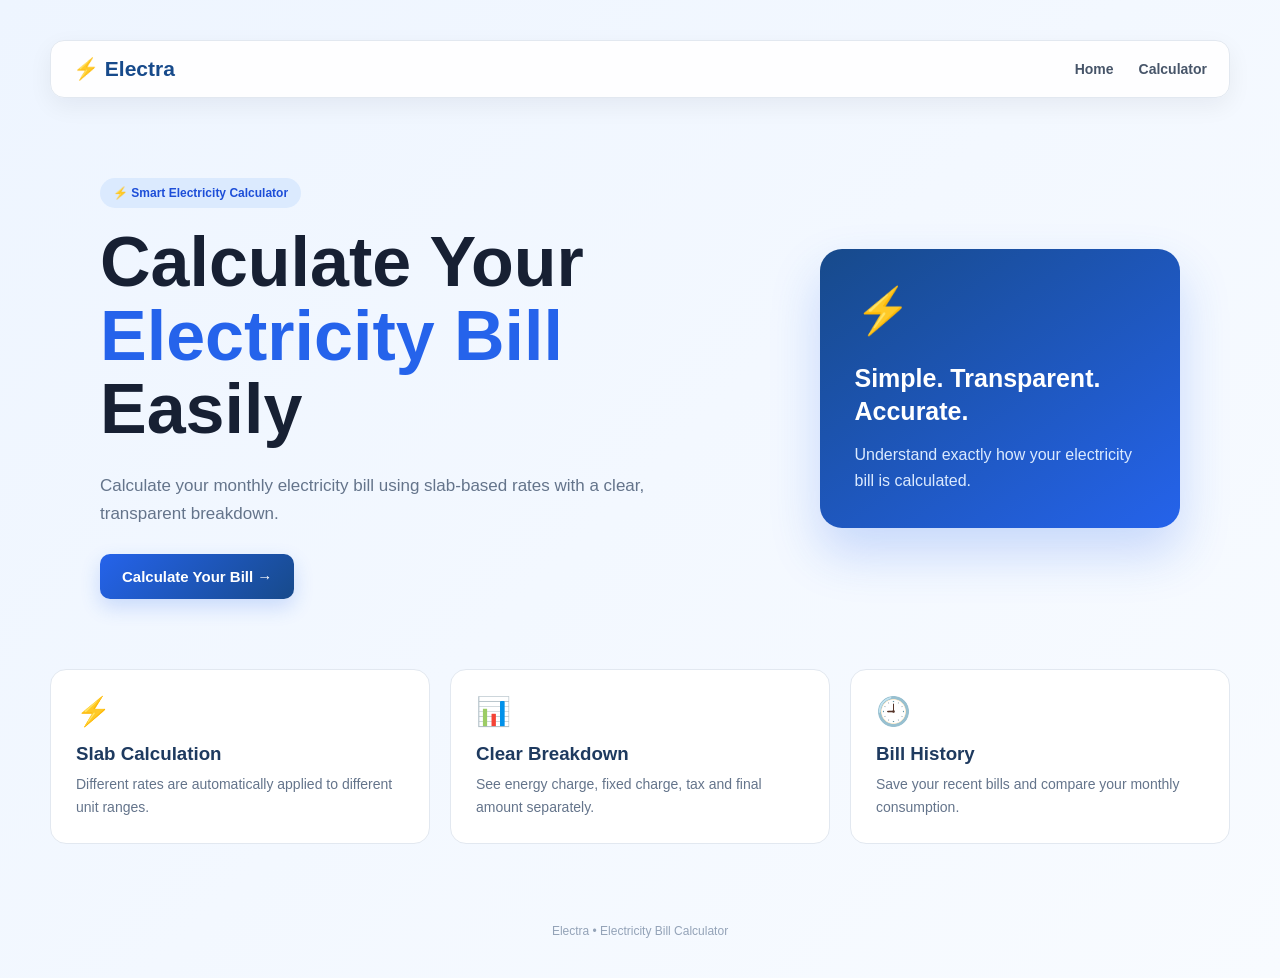
<file: index.html>
<!DOCTYPE html>
<html lang="en">

<head>
    <meta charset="UTF-8">

    <meta name="viewport"
          content="width=device-width, initial-scale=1.0">

    <title>Electra - Electricity Bill Calculator</title>

    <link rel="stylesheet" href="style.css">
</head>

<body>

    <!-- NAVBAR -->

    <header class="navbar">

        <a href="index.html" class="logo">
            ⚡ Electra
        </a>

        <nav>
            <a href="index.html">Home</a>
            <a href="calculator.html">Calculator</a>
            
        </nav>

    </header>


    <!-- HOME -->

    <main class="home">

        <section class="hero">

            <div class="hero-content">

                <span class="badge">
                    ⚡ Smart Electricity Calculator
                </span>

                <h1>
                    Calculate Your
                    <span>Electricity Bill</span>
                    Easily
                </h1>

                <p>
                    Calculate your monthly electricity bill
                    using slab-based rates with a clear,
                    transparent breakdown.
                </p>

                <a href="calculator.html"
                   class="primary-btn">
                    Calculate Your Bill →
                </a>

            </div>


            <div class="hero-card">

                <div class="hero-icon">
                    ⚡
                </div>

                <h2>
                    Simple. Transparent. Accurate.
                </h2>

                <p>
                    Understand exactly how your electricity
                    bill is calculated.
                </p>

            </div>

        </section>


        <!-- FEATURES -->

        <section class="features">

            <div class="feature-card">

                <div class="feature-icon">
                    ⚡
                </div>

                <h3>
                    Slab Calculation
                </h3>

                <p>
                    Different rates are automatically
                    applied to different unit ranges.
                </p>

            </div>


            <div class="feature-card">

                <div class="feature-icon">
                    📊
                </div>

                <h3>
                    Clear Breakdown
                </h3>

                <p>
                    See energy charge, fixed charge,
                    tax and final amount separately.
                </p>

            </div>


            <div class="feature-card">

                <div class="feature-icon">
                    🕘
                </div>

                <h3>
                    Bill History
                </h3>

                <p>
                    Save your recent bills and compare
                    your monthly consumption.
                </p>

            </div>

        </section>

    </main>


    <footer class="footer">

        <p>
            Electra • Electricity Bill Calculator
        </p>

    </footer>

</body>

</html>
</file>
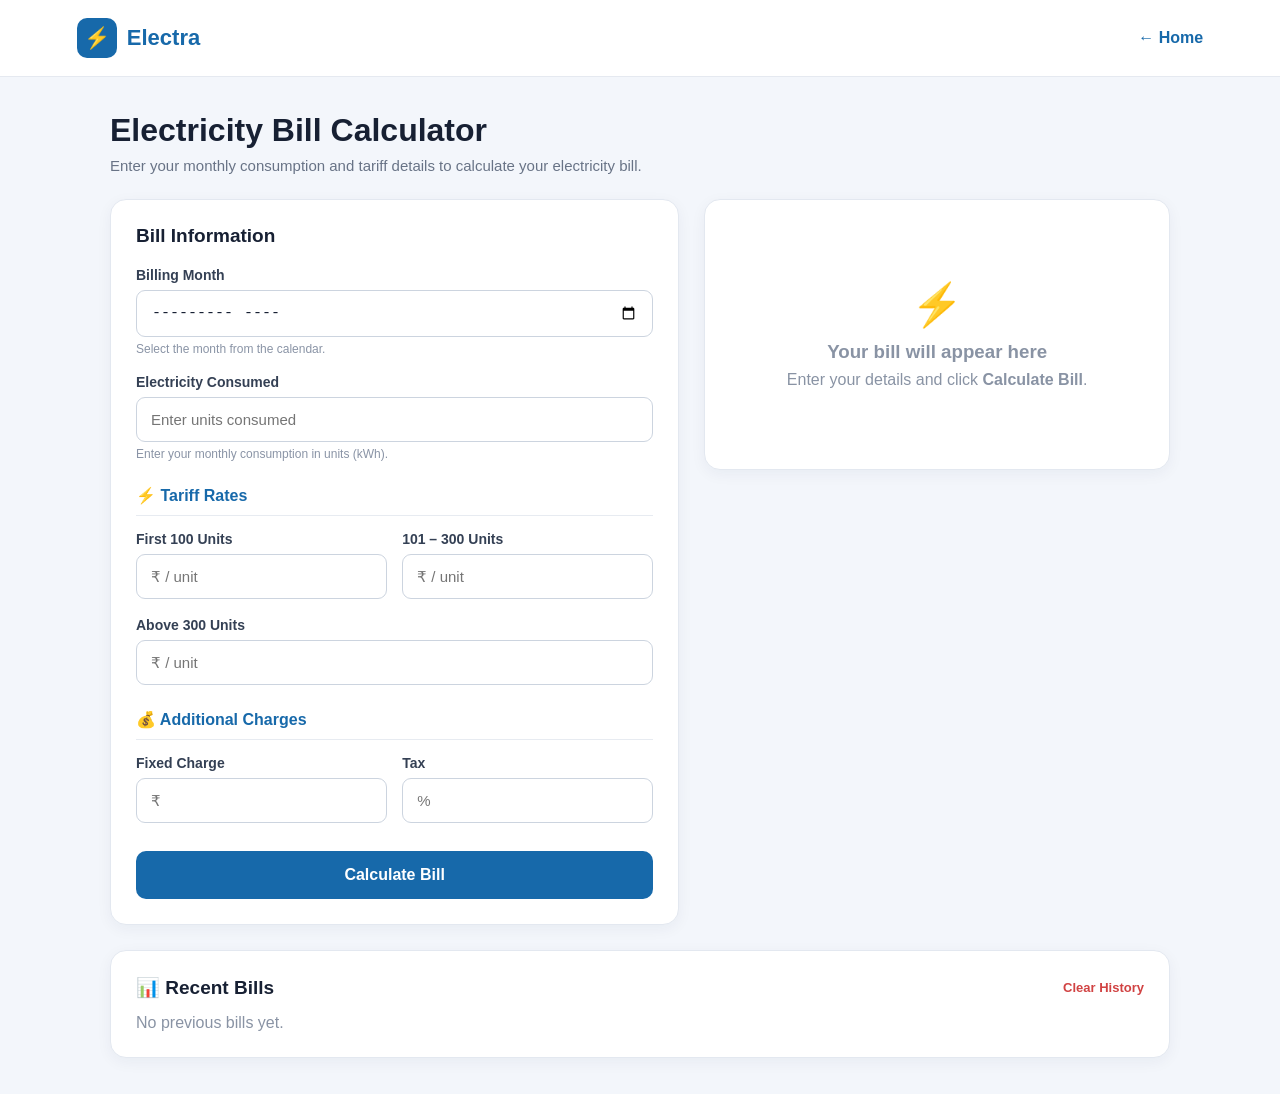
<file: calculator.html>
<!DOCTYPE html>
<html lang="en">

<head>
    <meta charset="UTF-8">
    <meta name="viewport" content="width=device-width, initial-scale=1.0">

    <title>Electra | Electricity Bill Calculator</title>

    <style>

        /* =========================
           GLOBAL
        ========================= */

        * {
            box-sizing: border-box;
            margin: 0;
            padding: 0;
        }

        body {
            font-family: Arial, Helvetica, sans-serif;
            background: #f3f6fb;
            color: #172033;
            min-height: 100vh;
        }


        /* =========================
           HEADER
        ========================= */

        .topbar {
            background: #ffffff;
            border-bottom: 1px solid #e5e9f0;
            padding: 18px 6%;
            display: flex;
            justify-content: space-between;
            align-items: center;
        }

        .logo {
            display: flex;
            align-items: center;
            gap: 10px;
            font-size: 22px;
            font-weight: bold;
            color: #1769aa;
        }

        .logo-icon {
            width: 40px;
            height: 40px;
            background: #1769aa;
            color: white;
            border-radius: 10px;
            display: flex;
            align-items: center;
            justify-content: center;
            font-size: 21px;
        }

        .back-home {
            text-decoration: none;
            color: #1769aa;
            font-weight: 600;
        }


        /* =========================
           MAIN
        ========================= */

        .main {
            max-width: 1100px;
            margin: 35px auto;
            padding: 0 20px;
        }

        .page-heading {
            margin-bottom: 25px;
        }

        .page-heading h1 {
            font-size: 32px;
            margin-bottom: 8px;
        }

        .page-heading p {
            color: #687386;
            font-size: 15px;
        }


        /* =========================
           LAYOUT
        ========================= */

        .layout {
            display: grid;
            grid-template-columns: 1.1fr 0.9fr;
            gap: 25px;
            align-items: start;
        }


        /* =========================
           CARD
        ========================= */

        .card {
            background: white;
            border: 1px solid #e3e8f0;
            border-radius: 16px;
            padding: 25px;
            box-shadow: 0 4px 15px rgba(20, 40, 80, 0.05);
        }

        .card-title {
            font-size: 19px;
            margin-bottom: 20px;
            color: #172033;
        }

        .section-title {
            margin-top: 25px;
            margin-bottom: 15px;
            padding-bottom: 10px;
            border-bottom: 1px solid #e7ebf1;
            font-size: 16px;
            color: #1769aa;
        }


        /* =========================
           FORM
        ========================= */

        .form-group {
            margin-bottom: 18px;
        }

        label {
            display: block;
            font-weight: 600;
            font-size: 14px;
            margin-bottom: 7px;
            color: #344054;
        }

        .hint {
            display: block;
            margin-top: 5px;
            color: #8a94a6;
            font-size: 12px;
        }

        input {
            width: 100%;
            padding: 13px 14px;
            border: 1px solid #ccd4df;
            border-radius: 9px;
            font-size: 15px;
            color: #172033;
            background: #ffffff;
            outline: none;
        }

        input:focus {
            border-color: #1769aa;
            box-shadow: 0 0 0 3px rgba(23, 105, 170, 0.10);
        }


        /* =========================
           TWO COLUMN INPUTS
        ========================= */

        .two-columns {
            display: grid;
            grid-template-columns: 1fr 1fr;
            gap: 15px;
        }


        /* =========================
           BUTTON
        ========================= */

        .calculate-btn {
            width: 100%;
            margin-top: 10px;
            padding: 15px;
            border: none;
            border-radius: 10px;
            background: #1769aa;
            color: white;
            font-size: 16px;
            font-weight: bold;
            cursor: pointer;
            transition: 0.2s;
        }

        .calculate-btn:hover {
            background: #0f5488;
        }


        /* =========================
           RESULT
        ========================= */

        .result-card {
            min-height: 250px;
        }

        .empty-result {
            text-align: center;
            padding: 55px 15px;
            color: #8993a4;
        }

        .empty-icon {
            font-size: 42px;
            margin-bottom: 12px;
        }

        .result-header {
            display: flex;
            justify-content: space-between;
            align-items: center;
            gap: 10px;
            margin-bottom: 20px;
        }

        .month-badge {
            background: #eaf4ff;
            color: #1769aa;
            padding: 7px 11px;
            border-radius: 20px;
            font-size: 12px;
            font-weight: bold;
        }


        /* =========================
           CALCULATION STEPS
        ========================= */

        .calculation-step {
            display: flex;
            justify-content: space-between;
            gap: 15px;
            padding: 13px 0;
            border-bottom: 1px solid #edf0f4;
        }

        .step-left {
            color: #5f6b7c;
            font-size: 14px;
        }

        .step-right {
            font-weight: 600;
            text-align: right;
        }

        .energy-total {
            background: #f5f8fc;
            border-radius: 9px;
            padding: 14px;
            margin-top: 15px;
        }


        /* =========================
           FINAL BILL
        ========================= */

        .final-bill {
            margin-top: 20px;
            padding: 22px;
            background: #1769aa;
            color: white;
            border-radius: 12px;
            text-align: center;
        }

        .final-bill small {
            display: block;
            opacity: 0.85;
            margin-bottom: 7px;
        }

        .final-bill h2 {
            font-size: 30px;
        }


        /* =========================
           HISTORY
        ========================= */

        .history-section {
            margin-top: 25px;
        }

        .history-header {
            display: flex;
            justify-content: space-between;
            align-items: center;
            margin-bottom: 15px;
        }

        .clear-btn {
            border: none;
            background: transparent;
            color: #d14343;
            cursor: pointer;
            font-size: 13px;
            font-weight: 600;
        }

        .history-item {
            border: 1px solid #e3e8f0;
            border-radius: 10px;
            padding: 14px;
            margin-bottom: 10px;
            display: flex;
            justify-content: space-between;
            align-items: center;
            gap: 15px;
        }

        .history-month {
            font-weight: bold;
        }

        .history-units {
            color: #697586;
            font-size: 13px;
        }

        .history-amount {
            font-weight: bold;
            color: #1769aa;
        }


        /* =========================
           ERROR
        ========================= */

        .error {
            background: #fff1f1;
            border: 1px solid #f2b8b8;
            color: #b42318;
            padding: 12px;
            border-radius: 8px;
            margin-bottom: 15px;
            font-size: 14px;
        }


        /* =========================
           RESPONSIVE
        ========================= */

        @media (max-width: 800px) {

            .layout {
                grid-template-columns: 1fr;
            }

            .topbar {
                padding: 15px 20px;
            }

            .page-heading h1 {
                font-size: 27px;
            }
        }


        @media (max-width: 500px) {

            .two-columns {
                grid-template-columns: 1fr;
            }

            .card {
                padding: 18px;
            }

            .main {
                margin-top: 25px;
                padding: 0 12px;
            }

            .history-item {
                flex-direction: column;
                align-items: flex-start;
            }
        }

    </style>
</head>


<body>


    <!-- =========================
         HEADER
    ========================= -->

    <header class="topbar">

        <div class="logo">

            <div class="logo-icon">
                ⚡
            </div>

            Electra

        </div>

        <a href="index.html" class="back-home">
            ← Home
        </a>

    </header>



    <!-- =========================
         MAIN
    ========================= -->

    <main class="main">


        <div class="page-heading">

            <h1>Electricity Bill Calculator</h1>

            <p>
                Enter your monthly consumption and tariff details
                to calculate your electricity bill.
            </p>

        </div>



        <div class="layout">


            <!-- =========================
                 INPUT CARD
            ========================= -->

            <section class="card">

                <h2 class="card-title">
                    Bill Information
                </h2>


                <!-- MONTH -->

                <div class="form-group">

                    <label for="month">
                        Billing Month
                    </label>

                    <!-- MONTH CALENDAR -->

                    <input
                        type="month"
                        id="month"
                    >

                    <span class="hint">
                        Select the month from the calendar.
                    </span>

                </div>



                <!-- UNITS -->

                <div class="form-group">

                    <label for="units">
                        Electricity Consumed
                    </label>

                    <input
                        type="number"
                        id="units"
                        placeholder="Enter units consumed"
                        min="0"
                        step="0.01"
                    >

                    <span class="hint">
                        Enter your monthly consumption in units (kWh).
                    </span>

                </div>



                <!-- TARIFF -->

                <h3 class="section-title">
                    ⚡ Tariff Rates
                </h3>


                <div class="two-columns">


                    <div class="form-group">

                        <label for="rate1">
                            First 100 Units
                        </label>

                        <input
                            type="number"
                            id="rate1"
                            placeholder="₹ / unit"
                            min="0"
                            step="0.01"
                        >

                    </div>


                    <div class="form-group">

                        <label for="rate2">
                            101 – 300 Units
                        </label>

                        <input
                            type="number"
                            id="rate2"
                            placeholder="₹ / unit"
                            min="0"
                            step="0.01"
                        >

                    </div>

                </div>


                <div class="form-group">

                    <label for="rate3">
                        Above 300 Units
                    </label>

                    <input
                        type="number"
                        id="rate3"
                        placeholder="₹ / unit"
                        min="0"
                        step="0.01"
                    >

                </div>



                <!-- EXTRA CHARGES -->

                <h3 class="section-title">
                    💰 Additional Charges
                </h3>


                <div class="two-columns">


                    <div class="form-group">

                        <label for="fixedCharge">
                            Fixed Charge
                        </label>

                        <input
                            type="number"
                            id="fixedCharge"
                            placeholder="₹"
                            min="0"
                            step="0.01"
                        >

                    </div>


                    <div class="form-group">

                        <label for="tax">
                            Tax
                        </label>

                        <input
                            type="number"
                            id="tax"
                            placeholder="%"
                            min="0"
                            step="0.01"
                        >

                    </div>

                </div>



                <!-- CALCULATE -->

                <button
                    type="button"
                    class="calculate-btn"
                    onclick="calculateBill()"
                >
                    Calculate Bill
                </button>


            </section>



            <!-- =========================
                 RESULT CARD
            ========================= -->

            <section class="card result-card">

                <div id="result">

                    <div class="empty-result">

                        <div class="empty-icon">
                            ⚡
                        </div>

                        <h3>
                            Your bill will appear here
                        </h3>

                        <p style="margin-top:8px;">
                            Enter your details and click
                            <strong>Calculate Bill</strong>.
                        </p>

                    </div>

                </div>

            </section>


        </div>



        <!-- =========================
             HISTORY
        ========================= -->

        <section class="card history-section">

            <div class="history-header">

                <h2 class="card-title" style="margin:0;">
                    📊 Recent Bills
                </h2>

                <button
                    type="button"
                    class="clear-btn"
                    onclick="clearHistory()"
                >
                    Clear History
                </button>

            </div>


            <div id="history">

                <p style="color:#8993a4;">
                    No previous bills yet.
                </p>

            </div>

        </section>


    </main>



    <!-- =========================
         JAVASCRIPT
    ========================= -->

    <script>

        function calculateBill() {

            const month =
                document.getElementById("month").value;

            const units =
                parseFloat(
                    document.getElementById("units").value
                );

            const rate1 =
                parseFloat(
                    document.getElementById("rate1").value
                );

            const rate2 =
                parseFloat(
                    document.getElementById("rate2").value
                );

            const rate3 =
                parseFloat(
                    document.getElementById("rate3").value
                );

            const fixedCharge =
                parseFloat(
                    document.getElementById("fixedCharge").value
                );

            const taxRate =
                parseFloat(
                    document.getElementById("tax").value
                );


            /* =========================
               VALIDATION
            ========================= */

            if (!month) {

                showError("Please select the billing month.");

                return;
            }


            if (
                isNaN(units) ||
                isNaN(rate1) ||
                isNaN(rate2) ||
                isNaN(rate3) ||
                isNaN(fixedCharge) ||
                isNaN(taxRate)
            ) {

                showError(
                    "Please fill in all the billing details."
                );

                return;
            }


            if (units < 0) {

                showError(
                    "Electricity units cannot be negative."
                );

                return;
            }


            if (
                rate1 < 0 ||
                rate2 < 0 ||
                rate3 < 0 ||
                fixedCharge < 0 ||
                taxRate < 0
            ) {

                showError(
                    "Rates and charges cannot be negative."
                );

                return;
            }



            /* =========================
               SLAB CALCULATION
            ========================= */

            let first100 = 0;
            let second200 = 0;
            let above300 = 0;


            if (units <= 100) {

                first100 = units;

            } else {

                first100 = 100;

            }


            if (units > 100) {

                if (units <= 300) {

                    second200 = units - 100;

                } else {

                    second200 = 200;

                }

            }


            if (units > 300) {

                above300 = units - 300;

            }



            /* =========================
               CHARGES
            ========================= */

            const charge1 =
                first100 * rate1;

            const charge2 =
                second200 * rate2;

            const charge3 =
                above300 * rate3;


            const energyCharge =
                charge1 +
                charge2 +
                charge3;


            const subtotal =
                energyCharge +
                fixedCharge;


            const taxAmount =
                subtotal * taxRate / 100;


            const finalBill =
                subtotal +
                taxAmount;



            /* =========================
               FORMAT MONTH
            ========================= */

            const dateParts =
                month.split("-");

            const year =
                parseInt(dateParts[0]);

            const monthNumber =
                parseInt(dateParts[1]);


            const date =
                new Date(
                    Date.UTC(year, monthNumber - 1, 1)
                );


            const monthName =
                date.toLocaleDateString(
                    "en-IN",
                    {
                        month: "long",
                        year: "numeric",
                        timeZone: "UTC"
                    }
                );



            /* =========================
               DISPLAY RESULT
            ========================= */

            document.getElementById("result").innerHTML = `

                <div class="result-header">

                    <div>

                        <h2>
                            Bill Summary
                        </h2>

                        <p style="color:#687386; margin-top:5px;">
                            ${units} units consumed
                        </p>

                    </div>

                    <span class="month-badge">
                        ${monthName}
                    </span>

                </div>


                <div class="calculation-step">

                    <span class="step-left">
                        First 100 units
                    </span>

                    <span class="step-right">
                        ${first100} × ₹${rate1.toFixed(2)}
                        = ₹${charge1.toFixed(2)}
                    </span>

                </div>


                <div class="calculation-step">

                    <span class="step-left">
                        101 – 300 units
                    </span>

                    <span class="step-right">
                        ${second200} × ₹${rate2.toFixed(2)}
                        = ₹${charge2.toFixed(2)}
                    </span>

                </div>


                <div class="calculation-step">

                    <span class="step-left">
                        Above 300 units
                    </span>

                    <span class="step-right">
                        ${above300} × ₹${rate3.toFixed(2)}
                        = ₹${charge3.toFixed(2)}
                    </span>

                </div>


                <div class="energy-total">

                    <div class="calculation-step">

                        <span class="step-left">
                            Energy Charges
                        </span>

                        <span class="step-right">
                            ₹${energyCharge.toFixed(2)}
                        </span>

                    </div>


                    <div class="calculation-step">

                        <span class="step-left">
                            Fixed Charge
                        </span>

                        <span class="step-right">
                            ₹${fixedCharge.toFixed(2)}
                        </span>

                    </div>


                    <div class="calculation-step">

                        <span class="step-left">
                            Subtotal
                        </span>

                        <span class="step-right">
                            ₹${subtotal.toFixed(2)}
                        </span>

                    </div>


                    <div class="calculation-step">

                        <span class="step-left">
                            Tax (${taxRate}%)
                        </span>

                        <span class="step-right">
                            ₹${taxAmount.toFixed(2)}
                        </span>

                    </div>

                </div>


                <div class="final-bill">

                    <small>
                        TOTAL ELECTRICITY BILL
                    </small>

                    <h2>
                        ₹${finalBill.toFixed(2)}
                    </h2>

                </div>

            `;



            /* =========================
               SAVE BILL
            ========================= */

            saveBill(
                monthName,
                units,
                finalBill
            );

        }



        /* =========================
           ERROR
        ========================= */

        function showError(message) {

            document.getElementById("result").innerHTML = `

                <div class="error">
                    ⚠️ ${message}
                </div>

            `;

        }



        /* =========================
           SAVE BILL
        ========================= */

        function saveBill(
            month,
            units,
            amount
        ) {

            let bills =
                JSON.parse(
                    localStorage.getItem(
                        "electricityBills"
                    )
                ) || [];


            bills.push({

                month: month,

                units: units,

                amount: amount

            });


            /* Keep only last 5 */

            if (bills.length > 5) {

                bills =
                    bills.slice(-5);

            }


            localStorage.setItem(
                "electricityBills",
                JSON.stringify(bills)
            );


            displayHistory();

        }



        /* =========================
           HISTORY
        ========================= */

        function displayHistory() {

            const history =
                document.getElementById("history");


            let bills =
                JSON.parse(
                    localStorage.getItem(
                        "electricityBills"
                    )
                ) || [];


            if (bills.length === 0) {

                history.innerHTML = `

                    <p style="color:#8993a4;">
                        No previous bills yet.
                    </p>

                `;

                return;

            }


            history.innerHTML = "";


            bills
                .slice()
                .reverse()
                .forEach(function(bill) {

                    history.innerHTML += `

                        <div class="history-item">

                            <div>

                                <div class="history-month">
                                    ${bill.month}
                                </div>

                                <div class="history-units">
                                    ${bill.units} units consumed
                                </div>

                            </div>

                            <div class="history-amount">
                                ₹${Number(
                                    bill.amount
                                ).toFixed(2)}
                            </div>

                        </div>

                    `;

                });

        }



        /* =========================
           CLEAR HISTORY
        ========================= */

        function clearHistory() {

            const confirmClear =
                confirm(
                    "Are you sure you want to clear your bill history?"
                );


            if (!confirmClear) {

                return;

            }


            localStorage.removeItem(
                "electricityBills"
            );


            displayHistory();

        }



        /* =========================
           LOAD HISTORY
        ========================= */

        displayHistory();

    </script>

</body>

</html>
</file>
<file: style.css>
/* ================================
   ELECTRICITY BILL CALCULATOR
   MAIN STYLESHEET
================================ */

/* ---------- RESET ---------- */

* {
    margin: 0;
    padding: 0;
    box-sizing: border-box;
}

body {
    font-family: Arial, Helvetica, sans-serif;
    min-height: 100vh;
    background: linear-gradient(135deg, #eef5ff, #f8fbff);
    color: #1e293b;
    padding: 40px 20px;
}


/* ---------- MAIN CONTAINER ---------- */

.container {
    width: 100%;
    max-width: 720px;
    margin: auto;

    background: #ffffff;
    padding: 35px;

    border-radius: 20px;

    box-shadow:
        0 15px 40px rgba(15, 23, 42, 0.10);

    border: 1px solid #e2e8f0;
}


/* ---------- HEADER ---------- */

.header {
    text-align: center;
    margin-bottom: 30px;
}

.header h1 {
    font-size: 34px;
    color: #174a8b;
    margin-bottom: 8px;
}

.header p {
    color: #64748b;
    font-size: 15px;
    line-height: 1.6;
}


/* ---------- SECTION ---------- */

.section {
    margin-top: 25px;
}

.section-title {
    font-size: 19px;
    color: #174a8b;

    margin-bottom: 18px;
    padding-left: 12px;

    border-left: 4px solid #2563eb;
}


/* ---------- FORM GROUP ---------- */

.form-group {
    margin-bottom: 17px;
}

.form-group label {
    display: block;

    margin-bottom: 7px;

    font-size: 14px;
    font-weight: 600;

    color: #334155;
}


/* ---------- INPUT ---------- */

.form-group input {
    width: 100%;
    height: 48px;

    padding: 0 14px;

    border: 1px solid #cbd5e1;
    border-radius: 10px;

    background: #f8fafc;

    font-size: 15px;
    color: #1e293b;

    outline: none;

    transition: 0.25s ease;
}

.form-group input:hover {
    border-color: #94a3b8;
}

.form-group input:focus {
    border-color: #2563eb;

    background: #ffffff;

    box-shadow:
        0 0 0 3px rgba(37, 99, 235, 0.12);
}


/* ---------- TWO COLUMN INPUTS ---------- */

.input-grid {
    display: grid;

    grid-template-columns: repeat(2, 1fr);

    gap: 16px;
}


/* ---------- CALCULATE BUTTON ---------- */

#calculateBtn {
    width: 100%;

    margin-top: 15px;

    padding: 14px 20px;

    border: none;
    border-radius: 10px;

    background: linear-gradient(
        135deg,
        #2563eb,
        #174a8b
    );

    color: #ffffff;

    font-size: 16px;
    font-weight: 700;

    cursor: pointer;

    transition:
        transform 0.2s ease,
        box-shadow 0.2s ease;
}

#calculateBtn:hover {
    transform: translateY(-2px);

    box-shadow:
        0 8px 20px rgba(37, 99, 235, 0.25);
}

#calculateBtn:active {
    transform: translateY(0);
}


/* ---------- RESULT BOX ---------- */

.result {
    display: none;

    margin-top: 30px;

    padding: 25px;

    background: #f8fbff;

    border: 1px solid #dbeafe;

    border-radius: 15px;
}

.result.show {
    display: block;
}

.result-title {
    color: #174a8b;

    font-size: 20px;

    margin-bottom: 20px;
}


/* ---------- BILL ROW ---------- */

.bill-row {
    display: flex;

    justify-content: space-between;
    align-items: center;

    padding: 12px 0;

    border-bottom: 1px solid #e2e8f0;

    font-size: 14px;
}

.bill-row:last-child {
    border-bottom: none;
}

.bill-label {
    color: #64748b;
}

.bill-value {
    font-weight: 600;
    color: #1e293b;
}


/* ---------- TOTAL ---------- */

.total-box {
    margin-top: 20px;

    padding: 20px;

    border-radius: 12px;

    background: #174a8b;

    color: #ffffff;

    text-align: center;
}

.total-box span {
    display: block;

    font-size: 13px;

    opacity: 0.85;

    margin-bottom: 6px;
}

.total-box strong {
    font-size: 30px;
}


/* ---------- HISTORY ---------- */

.history {
    margin-top: 35px;
}

.history-list {
    margin-top: 15px;
}

.history-item {
    display: flex;

    justify-content: space-between;
    align-items: center;

    padding: 15px;

    margin-bottom: 10px;

    background: #ffffff;

    border: 1px solid #e2e8f0;

    border-radius: 10px;

    transition: 0.2s ease;
}

.history-item:hover {
    border-color: #bfdbfe;

    box-shadow:
        0 5px 15px rgba(15, 23, 42, 0.06);
}

.history-month {
    font-weight: 600;
    color: #334155;
}

.history-units {
    font-size: 13px;
    color: #64748b;
}

.history-amount {
    font-weight: 700;
    color: #2563eb;
}


/* ---------- ERROR MESSAGE ---------- */

.error-message {
    display: none;

    margin-top: 10px;

    padding: 10px 12px;

    border-radius: 8px;

    background: #fef2f2;

    border: 1px solid #fecaca;

    color: #b91c1c;

    font-size: 13px;
}

.error-message.show {
    display: block;
}


/* ---------- FOOTER ---------- */

.footer {
    text-align: center;

    margin-top: 30px;

    color: #94a3b8;

    font-size: 12px;
}


/* ---------- RESPONSIVE DESIGN ---------- */

@media (max-width: 650px) {

    body {
        padding: 25px 14px;
    }

    .container {
        padding: 25px 20px;
    }

    .header h1 {
        font-size: 28px;
    }

    .input-grid {
        grid-template-columns: 1fr;
        gap: 0;
    }
}


/* ---------- SMALL MOBILE ---------- */

@media (max-width: 400px) {

    body {
        padding: 15px 10px;
    }

    .container {
        padding: 20px 15px;
        border-radius: 15px;
    }

    .header h1 {
        font-size: 24px;
    }

    .result {
        padding: 18px;
    }

    .total-box strong {
        font-size: 26px;
    }

    .history-item {
        flex-direction: column;
        align-items: flex-start;
        gap: 6px;
    }
}

/* =========================================
   NEW MULTI-PAGE DESIGN
========================================= */


/* ---------- NAVBAR ---------- */

.navbar {

    width: 100%;
    max-width: 1180px;

    margin: 0 auto 30px;

    display: flex;

    justify-content: space-between;
    align-items: center;

    padding: 16px 22px;

    background: rgba(255, 255, 255, 0.92);

    border: 1px solid #e2e8f0;

    border-radius: 14px;

    box-shadow:
        0 8px 25px rgba(15, 23, 42, 0.06);
}


.logo {

    text-decoration: none;

    font-size: 21px;

    font-weight: 800;

    color: #174a8b;
}


.navbar nav {

    display: flex;

    gap: 25px;
}


.navbar nav a {

    text-decoration: none;

    color: #475569;

    font-size: 14px;

    font-weight: 600;

    transition: 0.2s ease;
}


.navbar nav a:hover {

    color: #2563eb;
}


/* ---------- HOME ---------- */

.home {

    max-width: 1180px;

    margin: auto;
}


.hero {

    min-height: 520px;

    display: grid;

    grid-template-columns:
        1.3fr
        0.7fr;

    gap: 50px;

    align-items: center;

    padding: 50px;
}


.hero-content h1 {

    margin-top: 18px;

    font-size: clamp(42px, 6vw, 70px);

    line-height: 1.05;

    color: #172033;
}


.hero-content h1 span {

    display: block;

    color: #2563eb;
}


.hero-content p {

    max-width: 600px;

    margin: 25px 0;

    color: #64748b;

    font-size: 17px;

    line-height: 1.7;
}


.badge {

    display: inline-block;

    padding: 8px 13px;

    border-radius: 50px;

    background: #dbeafe;

    color: #1d4ed8;

    font-size: 12px;

    font-weight: 700;
}


/* ---------- BUTTONS ---------- */

.primary-btn {

    display: inline-block;

    padding: 14px 22px;

    border-radius: 10px;

    background: linear-gradient(
        135deg,
        #2563eb,
        #174a8b
    );

    color: white;

    text-decoration: none;

    font-size: 15px;

    font-weight: 700;

    box-shadow:
        0 8px 20px rgba(37, 99, 235, 0.20);

    transition: 0.2s ease;
}


.primary-btn:hover {

    transform: translateY(-2px);

    box-shadow:
        0 12px 25px rgba(37, 99, 235, 0.28);
}


.secondary-btn {

    display: inline-block;

    padding: 13px 20px;

    border-radius: 10px;

    border: 1px solid #cbd5e1;

    color: #334155;

    text-decoration: none;

    font-weight: 600;

    background: white;
}


/* ---------- HERO CARD ---------- */

.hero-card {

    padding: 35px;

    border-radius: 22px;

    background:
        linear-gradient(
            145deg,
            #174a8b,
            #2563eb
        );

    color: white;

    box-shadow:
        0 25px 50px rgba(37, 99, 235, 0.22);
}


.hero-icon {

    font-size: 45px;

    margin-bottom: 25px;
}


.hero-card h2 {

    font-size: 25px;

    line-height: 1.3;

    margin-bottom: 15px;
}


.hero-card p {

    color: #dbeafe;

    line-height: 1.6;
}


/* ---------- FEATURES ---------- */

.features {

    display: grid;

    grid-template-columns:
        repeat(3, 1fr);

    gap: 20px;

    padding: 20px 0 50px;
}


.feature-card {

    padding: 25px;

    background: white;

    border: 1px solid #e2e8f0;

    border-radius: 16px;

    transition: 0.2s ease;
}


.feature-card:hover {

    transform: translateY(-4px);

    border-color: #bfdbfe;

    box-shadow:
        0 12px 25px rgba(15, 23, 42, 0.07);
}


.feature-icon {

    font-size: 28px;

    margin-bottom: 15px;
}


.feature-card h3 {

    margin-bottom: 8px;

    color: #1e3a5f;
}


.feature-card p {

    color: #64748b;

    font-size: 14px;

    line-height: 1.6;
}


/* ---------- PAGE HEADER ---------- */

.page-header {

    text-align: center;

    margin-bottom: 30px;
}


.page-header h1 {

    margin: 12px 0 8px;

    font-size: 34px;

    color: #174a8b;
}


.page-header p {

    color: #64748b;

    line-height: 1.6;
}


/* ---------- INPUT HELP ---------- */

.input-help {

    display: block;

    margin-top: 6px;

    color: #94a3b8;

    font-size: 12px;
}


.section-description {

    margin-top: -8px;

    margin-bottom: 18px;

    color: #64748b;

    font-size: 13px;
}


/* ---------- CURRENCY INPUT ---------- */

.input-prefix {

    display: flex;

    align-items: center;

    overflow: hidden;

    border: 1px solid #cbd5e1;

    border-radius: 10px;

    background: #f8fafc;
}


.input-prefix span {

    min-width: 42px;

    text-align: center;

    color: #64748b;

    font-weight: 700;
}


.input-prefix input {

    border: none;

    border-radius: 0;

    background: transparent;
}


.input-prefix input:focus {

    box-shadow: none;
}


/* ---------- ERROR ---------- */

.error-message {

    display: none;

    padding: 13px 15px;

    margin-bottom: 20px;

    border-radius: 10px;

    background: #fef2f2;

    border: 1px solid #fecaca;

    color: #b91c1c;

    font-size: 14px;

    font-weight: 600;
}


.error-message.show {

    display: block;
}


/* ---------- CALCULATOR FOOTER ---------- */

.calculator-footer {

    margin-top: 18px;

    text-align: center;

    color: #94a3b8;

    font-size: 12px;
}


/* ---------- RESULT ---------- */

.final-bill-card {

    padding: 30px;

    margin-bottom: 30px;

    border-radius: 18px;

    text-align: center;

    color: white;

    background:
        linear-gradient(
            135deg,
            #174a8b,
            #2563eb
        );

    box-shadow:
        0 15px 30px rgba(37, 99, 235, 0.20);
}


.final-bill-card span {

    display: block;

    margin-bottom: 8px;

    font-size: 12px;

    letter-spacing: 2px;

    opacity: 0.8;
}


.final-bill-card strong {

    display: block;

    font-size: 42px;

    margin-bottom: 8px;
}


.final-bill-card small {

    opacity: 0.8;
}


/* ---------- CALCULATION ---------- */

.result-section {

    margin-top: 30px;
}


.calculation-row {

    display: flex;

    justify-content: space-between;

    align-items: center;

    gap: 20px;

    padding: 16px;

    margin-bottom: 10px;

    border: 1px solid #e2e8f0;

    border-radius: 11px;

    background: #ffffff;
}


.calculation-row div {

    display: flex;

    flex-direction: column;

    gap: 5px;
}


.calculation-row strong {

    color: #1e3a5f;
}


.calculation-row small {

    color: #94a3b8;

    font-size: 12px;
}


/* ---------- SUMMARY ---------- */

.summary-card {

    padding: 5px 18px;

    border-radius: 14px;

    background: #f8fbff;

    border: 1px solid #dbeafe;
}


.summary-row {

    display: flex;

    justify-content: space-between;

    padding: 15px 0;

    border-bottom: 1px solid #e2e8f0;
}


.summary-row:last-child {

    border-bottom: none;
}


.summary-row span {

    color: #64748b;
}


.summary-row strong {

    color: #1e3a5f;
}


/* ---------- RESULT ACTIONS ---------- */

.result-actions {

    display: flex;

    justify-content: center;

    gap: 12px;

    margin-top: 30px;
}


/* ---------- HISTORY ---------- */

.stats-grid {

    display: grid;

    grid-template-columns:
        repeat(3, 1fr);

    gap: 15px;

    margin-bottom: 35px;
}


.stat-card {

    padding: 20px;

    border-radius: 14px;

    background: #f8fbff;

    border: 1px solid #dbeafe;

    text-align: center;
}


.stat-card span {

    display: block;

    color: #64748b;

    font-size: 12px;

    margin-bottom: 8px;
}


.stat-card strong {

    font-size: 25px;

    color: #174a8b;
}


.history-heading {

    display: flex;

    justify-content: space-between;

    align-items: center;

    margin-bottom: 18px;
}


.danger-button {

    width: auto;

    margin: 0;

    padding: 9px 13px;

    border: 1px solid #fecaca;

    border-radius: 8px;

    background: #fef2f2;

    color: #b91c1c;

    font-size: 12px;

    font-weight: 700;

    cursor: pointer;
}


.history-item {

    display: flex;

    justify-content: space-between;

    align-items: center;

    padding: 18px;

    margin-bottom: 12px;

    background: white;

    border: 1px solid #e2e8f0;

    border-radius: 13px;

    transition: 0.2s ease;
}


.history-item:hover {

    transform: translateY(-2px);

    border-color: #bfdbfe;

    box-shadow:
        0 8px 20px rgba(15, 23, 42, 0.06);
}


.history-main {

    display: flex;

    align-items: center;

    gap: 14px;
}


.history-icon {

    width: 42px;

    height: 42px;

    display: grid;

    place-items: center;

    border-radius: 10px;

    background: #dbeafe;

    font-size: 19px;
}


.history-main h3 {

    color: #1e3a5f;

    margin-bottom: 4px;
}


.history-main p {

    color: #64748b;

    font-size: 12px;
}


.history-right {

    text-align: right;
}


.history-right strong {

    display: block;

    color: #2563eb;

    font-size: 17px;
}


.history-right span {

    color: #94a3b8;

    font-size: 11px;
}


.empty-history {

    padding: 50px 20px;

    text-align: center;

    border: 1px dashed #cbd5e1;

    border-radius: 15px;

    color: #64748b;
}


.empty-history > div {

    font-size: 40px;

    margin-bottom: 10px;
}


.empty-history h3 {

    color: #334155;

    margin-bottom: 7px;
}


.empty-history p {

    margin-bottom: 20px;

    font-size: 14px;
}


.history-action {

    margin-top: 25px;

    text-align: center;
}


/* ---------- RESPONSIVE ---------- */

@media (max-width: 800px) {

    .hero {

        grid-template-columns: 1fr;

        padding: 30px 15px;

        gap: 30px;
    }


    .features {

        grid-template-columns: 1fr;
    }

}


@media (max-width: 650px) {

    body {

        padding: 20px 12px;
    }


    .navbar {

        padding: 14px;

        flex-direction: column;

        gap: 12px;
    }


    .navbar nav {

        gap: 15px;
    }


    .container {

        padding: 25px 18px;
    }


    .input-grid {

        grid-template-columns: 1fr;
    }


    .stats-grid {

        grid-template-columns: 1fr;
    }


    .result-actions {

        flex-direction: column;
    }


    .result-actions a {

        text-align: center;
    }


    .history-item {

        align-items: flex-start;
    }

}


@media (max-width: 450px) {

    .hero-content h1 {

        font-size: 38px;
    }


    .final-bill-card strong {

        font-size: 34px;
    }


    .history-item {

        flex-direction: column;

        gap: 15px;
    }


    .history-right {

        text-align: left;
    }

}
</file>
